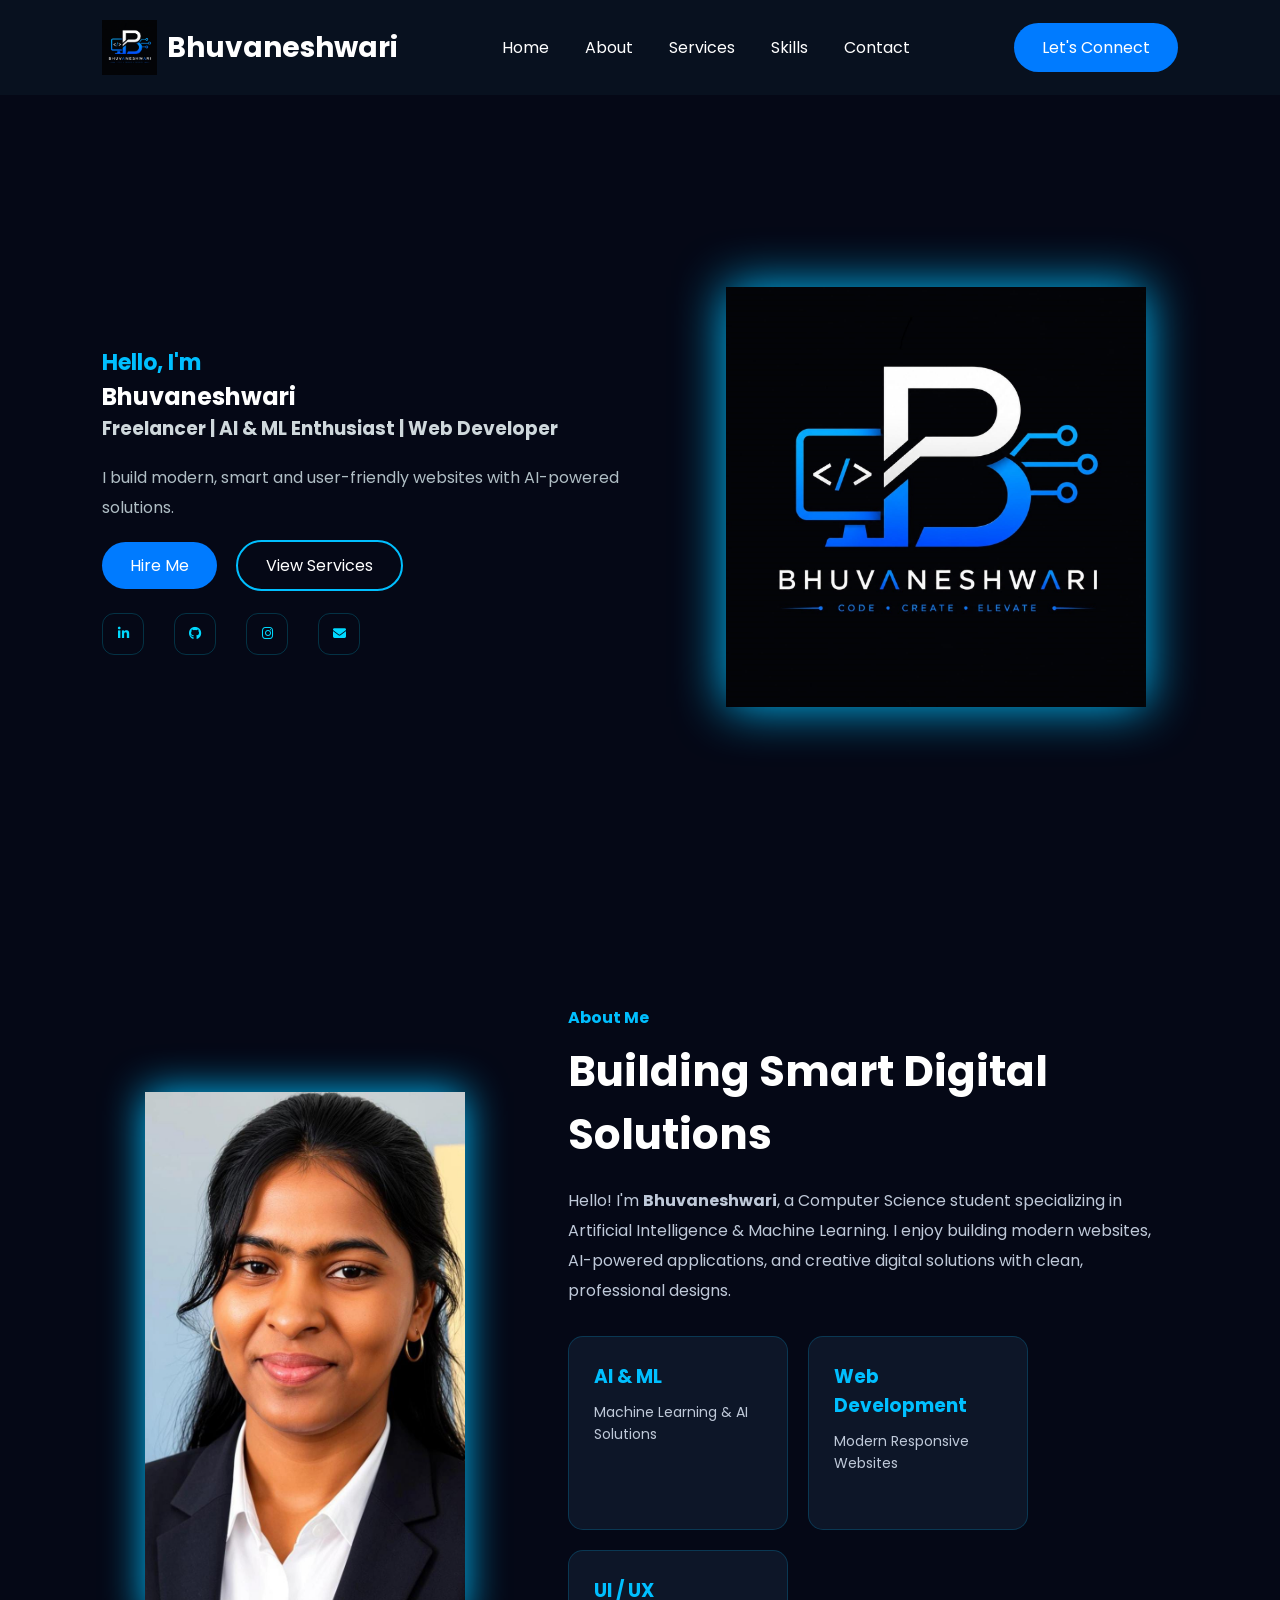
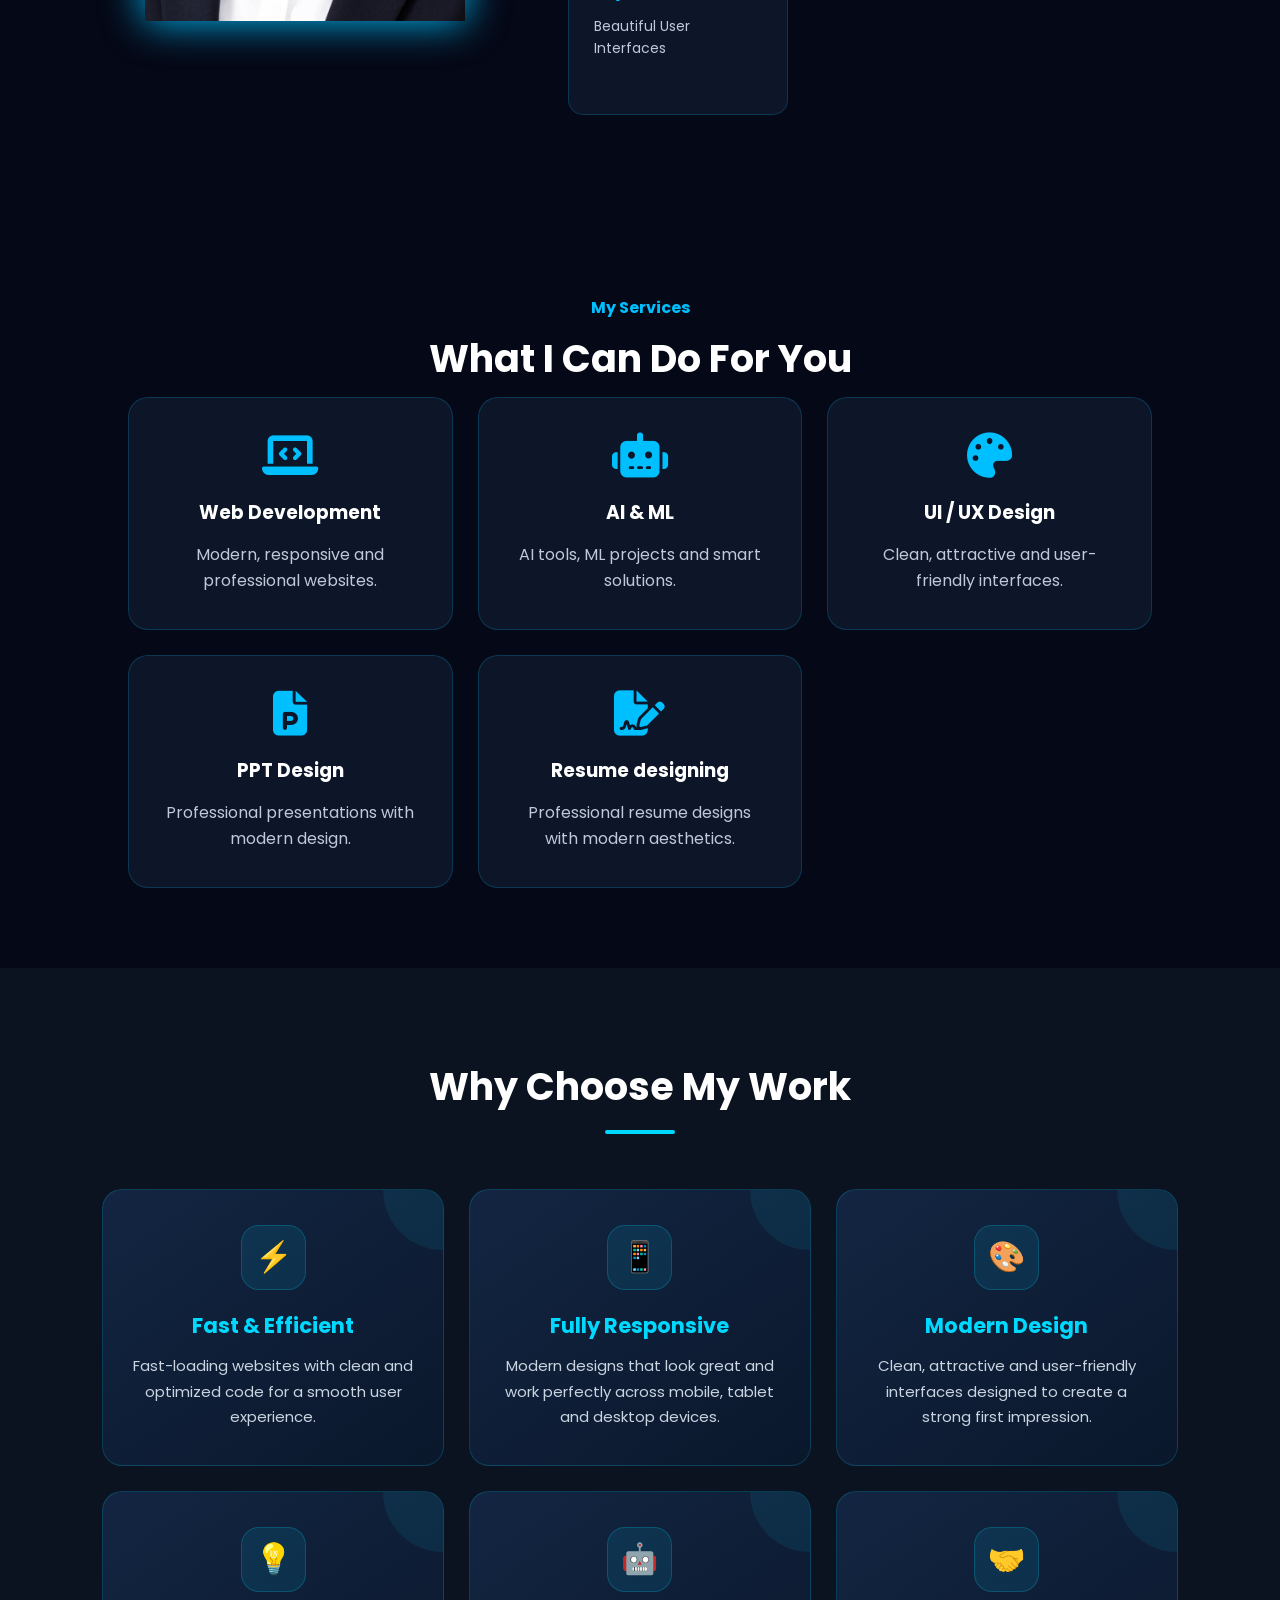
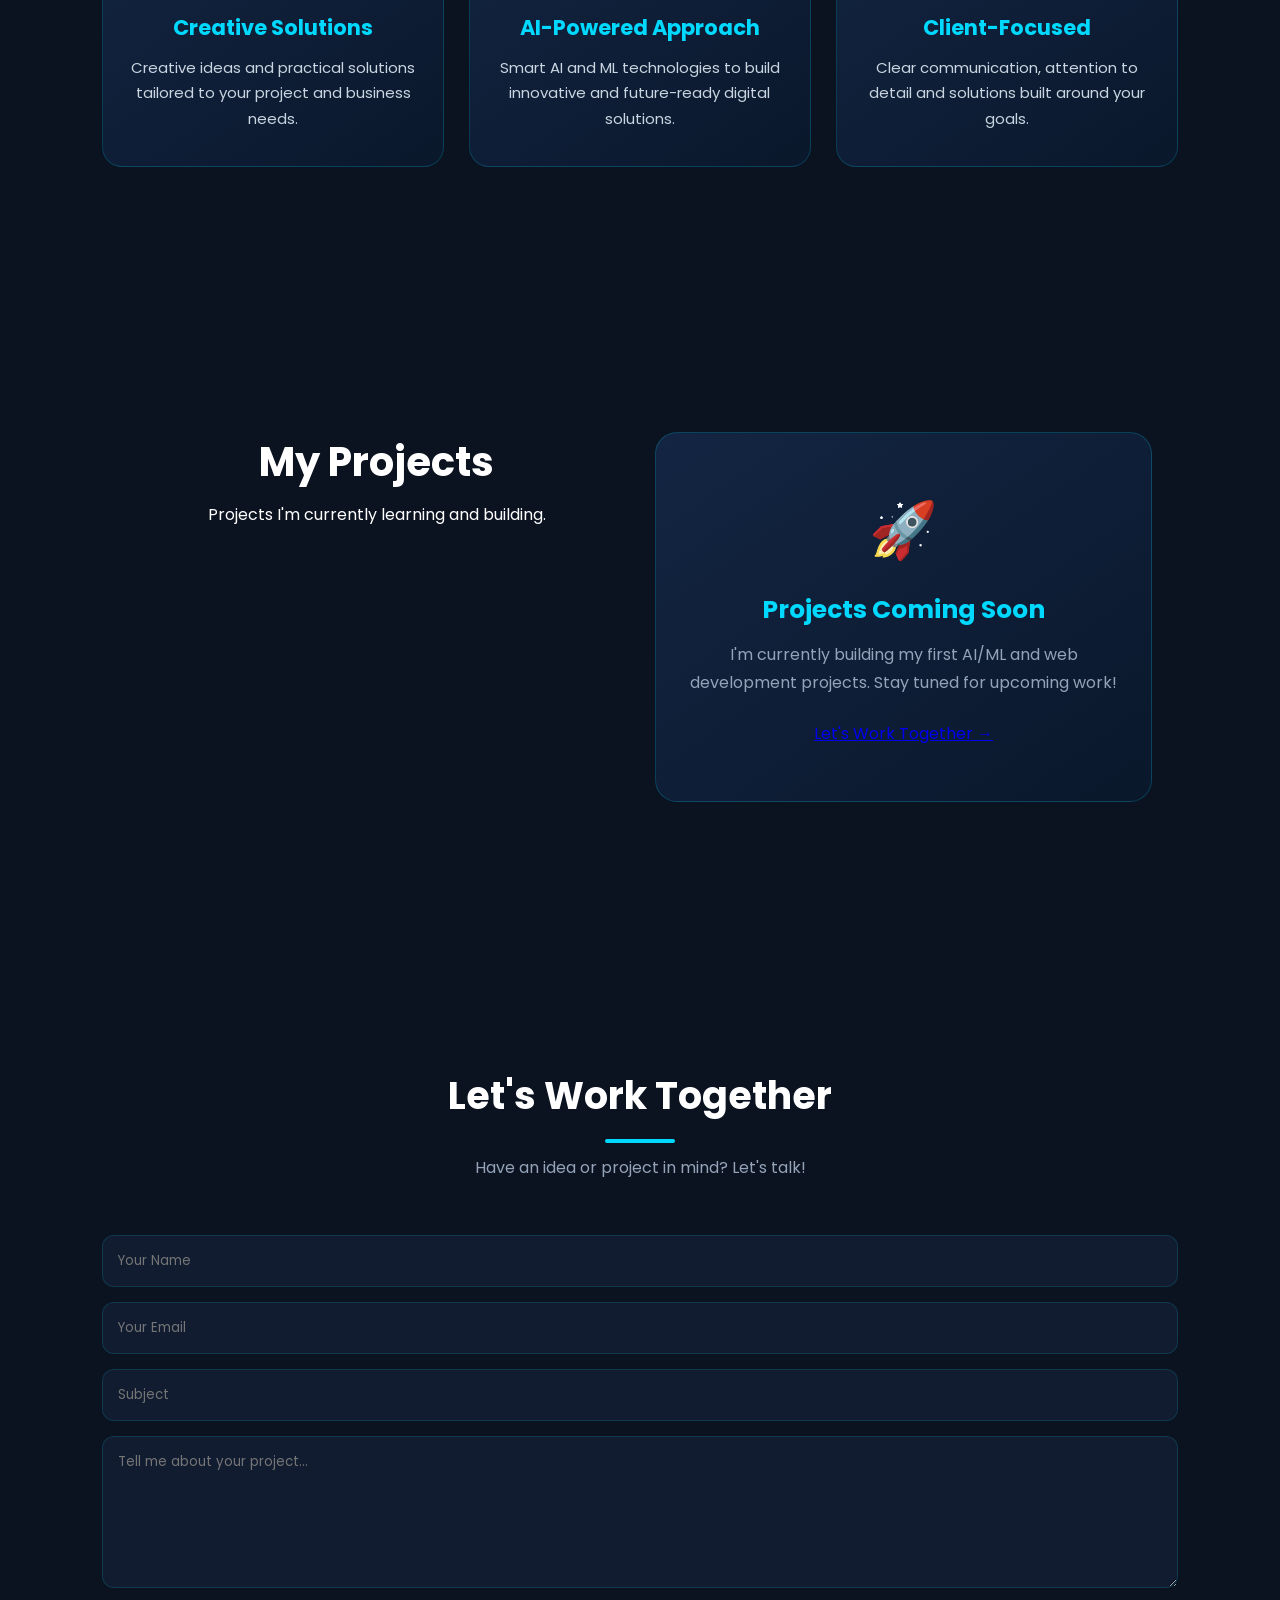
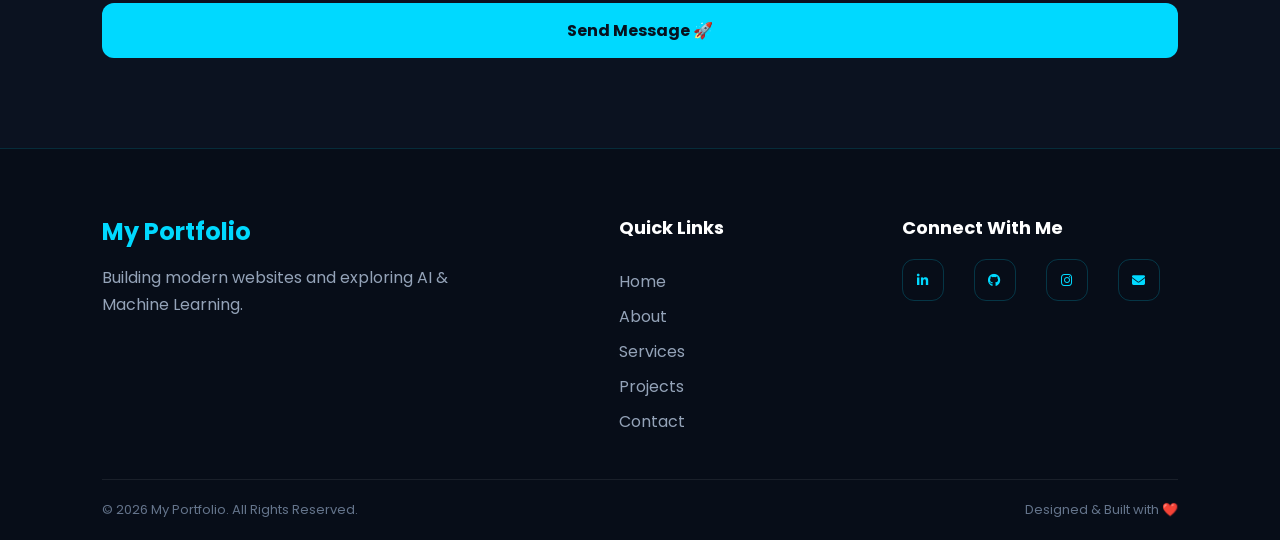
<file: index.html>
<!DOCTYPE html>
<html lang="en">
<head>
    <meta charset="UTF-8">
    <meta name="viewport" content="width=device-width, initial-scale=1.0">
    <title>Bhuvaneshwari | Portfolio</title>

    <!-- CSS -->
    <link rel="stylesheet" href="style.css">

    <!-- Google Font -->
    <link href="https://fonts.googleapis.com/css2?family=Poppins:wght@300;400;500;600;700&display=swap" rel="stylesheet">

    <!-- Icons -->
    <link rel="stylesheet" href="https://cdnjs.cloudflare.com/ajax/libs/font-awesome/6.6.0/css/all.min.css">
</head>

<body>

    <!-- Header -->
    <header>
        <nav class="navbar">

            <div class="logo">
                <img src="WhatsApp Image 2026-08-02 at 8.41.59 PM (1).jpeg" alt="Logo">
                <h2>Bhuvaneshwari</h2>
            </div>

            <ul class="nav-links">
                <li><a href="#home">Home</a></li>
                <li><a href="#about">About</a></li>
                <li><a href="#services">Services</a></li>
                <li><a href="#skills">Skills</a></li>
                <li><a href="#contact">Contact</a></li>
            </ul>

            <a href="#Contact" class="btn">Let's Connect</a>

        </nav>
    </header>

    <!-- Hero Section -->
    <section class="hero">

        <div class="hero-text">

            <h4>Hello, I'm</h4>

            <h2>Bhuvaneshwari</h2>

            <h3>Freelancer | AI & ML Enthusiast | Web Developer</h3>

            <p>
                I build modern, smart and user-friendly websites
                with AI-powered solutions.
            </p>

            <div class="buttons">
                <a href="#" class="btn">Hire Me</a>
                <a href="#" class="btn-outline">View Services</a>
            </div>

            <div class="social-icons">
                <a 
                  href="https://www.linkedin.com/in/bhuvaneshwari-m-84490b386"
                  target="_blank"
                  rel="noopener noreferrer"
                  aria-label="Linkedin">
                  <i class="fab fa-linkedin-in"></i>
                  </a>
                  <a
                    href="https://github.com/bhuvanamozhi7-maker"
                    target="_blank"
                    rel="noopener noreferrer"
                    aria-label="GitHub">
                    <i class="fab fa-github"></i>
                </a>
                
                <a 
                    href="instagram url"
                    target="_blank"
                    rel="noopener noreferrer"
                    aria-label="Instagram">
                    <i class="fab fa-instagram"></i>
                </a>

                <a
                    href="bhuvanamozhi7@gmail.com"
                    target="_blank"
                    rel="noopener noreferrer"
                    aria-label="Email">
                    <i class="fas fa-envelope"></i>
                </a>
            </div>

        </div>

        <div class="hero-image">
            <img src="WhatsApp Image 2026-08-02 at 8.41.59 PM (1).jpeg" alt="Logo">
        </div>

    </section>
    <!-- About Section -->

<section class="about" id="about">

    <div class="about-left">
        <img src="WhatsApp Image 2026-08-08 at 7.50.29 AM.jpeg">
    </div>

    <div class="about-right">

        <h4>About Me</h4>

        <h2>Building Smart Digital Solutions</h2>

        <p>
            Hello! I'm <b>Bhuvaneshwari</b>, a Computer Science student
            specializing in Artificial Intelligence & Machine Learning.
            I enjoy building modern websites, AI-powered applications,
            and creative digital solutions with clean, professional designs.
        </p>

        <div class="about-cards">

            <div class="card">
                <h3>AI & ML</h3>
                <p>Machine Learning & AI Solutions</p>
            </div>

            <div class="card">
                <h3>Web Development</h3>
                <p>Modern Responsive Websites</p>
            </div>

            <div class="card">
                <h3>UI / UX</h3>
                <p>Beautiful User Interfaces</p>
            </div>

        </div>

    </div>

</section>
<!-- Services Section -->

<section class="services" id="services">

    <h4>My Services</h4>
    <h2>What I Can Do For You</h2>

    <div class="service-container">

        <div class="service-box">
            <i class="fas fa-laptop-code"></i>
            <h3>Web Development</h3>
            <p>Modern, responsive and professional websites.</p>
        </div>

        <div class="service-box">
            <i class="fas fa-robot"></i>
            <h3>AI & ML</h3>
            <p>AI tools, ML projects and smart solutions.</p>
        </div>

        <div class="service-box">
            <i class="fas fa-palette"></i>
            <h3>UI / UX Design</h3>
            <p>Clean, attractive and user-friendly interfaces.</p>
        </div>

        <div class="service-box">
            <i class="fas fa-file-powerpoint"></i>
            <h3>PPT Design</h3>
            <p>Professional presentations with modern design.</p>
        </div>

        <div class="service-box">
            <i class="fas fa-file-signature"></i>
            <h3>Resume designing</h3>
            <p>Professional resume designs with modern aesthetics.</p>
        </div>

    </div>

</section> 

<section class="why-us" id="why">
    <h2>Why Choose My Work</h2>

    <div class="why-us-container">

        <div class="why-us-card">
            <div class="icon">⚡</div>
            <h3>Fast & Efficient</h3>
            <p>
                Fast-loading websites with clean and optimized code
                for a smooth user experience.
            </p>
        </div>

        <div class="why-us-card">
            <div class="icon">📱</div>
            <h3>Fully Responsive</h3>
            <p>
                Modern designs that look great and work perfectly
                across mobile, tablet and desktop devices.
            </p>
        </div>

        <div class="why-us-card">
            <div class="icon">🎨</div>
            <h3>Modern Design</h3>
            <p>
                Clean, attractive and user-friendly interfaces
                designed to create a strong first impression.
            </p>
        </div>

        <div class="why-us-card">
            <div class="icon">💡</div>
            <h3>Creative Solutions</h3>
            <p>
                Creative ideas and practical solutions tailored
                to your project and business needs.
            </p>
        </div>

        <div class="why-us-card">
            <div class="icon">🤖</div>
            <h3>AI-Powered Approach</h3>
            <p>
                Smart AI and ML technologies to build innovative
                and future-ready digital solutions.
            </p>
        </div>

        <div class="why-us-card">
            <div class="icon">🤝</div>
            <h3>Client-Focused</h3>
            <p>
                Clear communication, attention to detail and
                solutions built around your goals.
            </p>
        </div>

    </div>
</section>
<section class="portfolio" id="portfolio">

    <div class="portfolio-container">

        <div class="portfolio-title">
            <h2>My Projects</h2>
            <p>Projects I'm currently learning and building.</p>
        </div>

        <div class="project-empty">
            <div class="project-empty-icon">🚀</div>

            <h3>Projects Coming Soon</h3>

            <p>
                I'm currently building my first AI/ML and web development
                projects. Stay tuned for upcoming work!
            </p>

            <a href="#contact" class="project-btn">
                Let's Work Together →
            </a>
        </div>

    </div>

</section>
<section class="contact" id="contact">

    <div class="contact-title">
        <h2>Let's Work Together</h2>
        <p>Have an idea or project in mind? Let's talk!</p>
    </div>

    <div class="contact-container">

        <div class="contact-info">
            </div>


        </div>


        <form class="contact-form"
            action=https://formsubmit.co/UN_bhuvanamozhi7@gmail.com
            method="POST">

            <input type="hidden"name="_subject"value="New portfolio contact">
            <input type="hidden"name="_captcha"value="false">
            <input type="hidden"name="_next"value="success.html">

            <input type="text" placeholder="Your Name" required>

            <input type="email" placeholder="Your Email" required>

            <input type="text" placeholder="Subject" required>

            <textarea rows="6"
                placeholder="Tell me about your project..."
                required></textarea>

            <button type="submit">
                Send Message 🚀
            </button>

        </form>

    </div>

</section>
<script src="script.js"></script>
<footer class="footer">

    <div class="footer-container">

        <div class="footer-brand">
            <h2>My Portfolio</h2>
            <p>
                Building modern websites and exploring
                AI & Machine Learning.
            </p>
        </div>

        <div class="footer-links">
            <h3>Quick Links</h3>

            <a href="#home">Home</a>
            <a href="#about">About</a>
            <a href="#services">Services</a>
            <a href="#portfolio">Projects</a>
            <a href="#contact">Contact</a>
        </div>

        <div class="footer-social">
            <h3>Connect With Me</h3>

            <div class="social-icons"><!DOCTYPE html>
<html lang="en">
<head>
    <meta charset="UTF-8">
    <meta name="viewport" content="width=device-width, initial-scale=1.0">

    <title>Message Sent</title>
                <a 
                  href="https://www.linkedin.com/in/bhuvaneshwari-m-84490b386"
                  target="_blank"
                  rel="noopener noreferrer"
                  aria-label="Linkedin">
                  <i class="fab fa-linkedin-in"></i>
                  </a>
                <a
                    href="https://github.com/bhuvanamozhi7-maker"
                    target="_blank"
                    rel="noopener noreferrer"
                    aria-label="GitHub">
                    <i class="fab fa-github"></i>
                </a>
                <a 
                    href="instagram url"
                    target="_blank"
                    rel="noopener noreferrer"
                    aria-label="Instagram">
                    <i class="fab fa-instagram"></i>
                </a>
                
                <a
                    href="bhuvanamozhi7@gmail.com"
                    target="_blank"
                    rel="noopener noreferrer"
                    aria-label="Email">
                    <i class="fas fa-envelope"></i>
                </a>

            </div>
        </div>

    </div>

    <div class="footer-bottom">
        <p>© 2026 My Portfolio. All Rights Reserved.</p>
        <p>Designed & Built with ❤️</p>
    </div>

</footer>


</body>
</html>
</file>
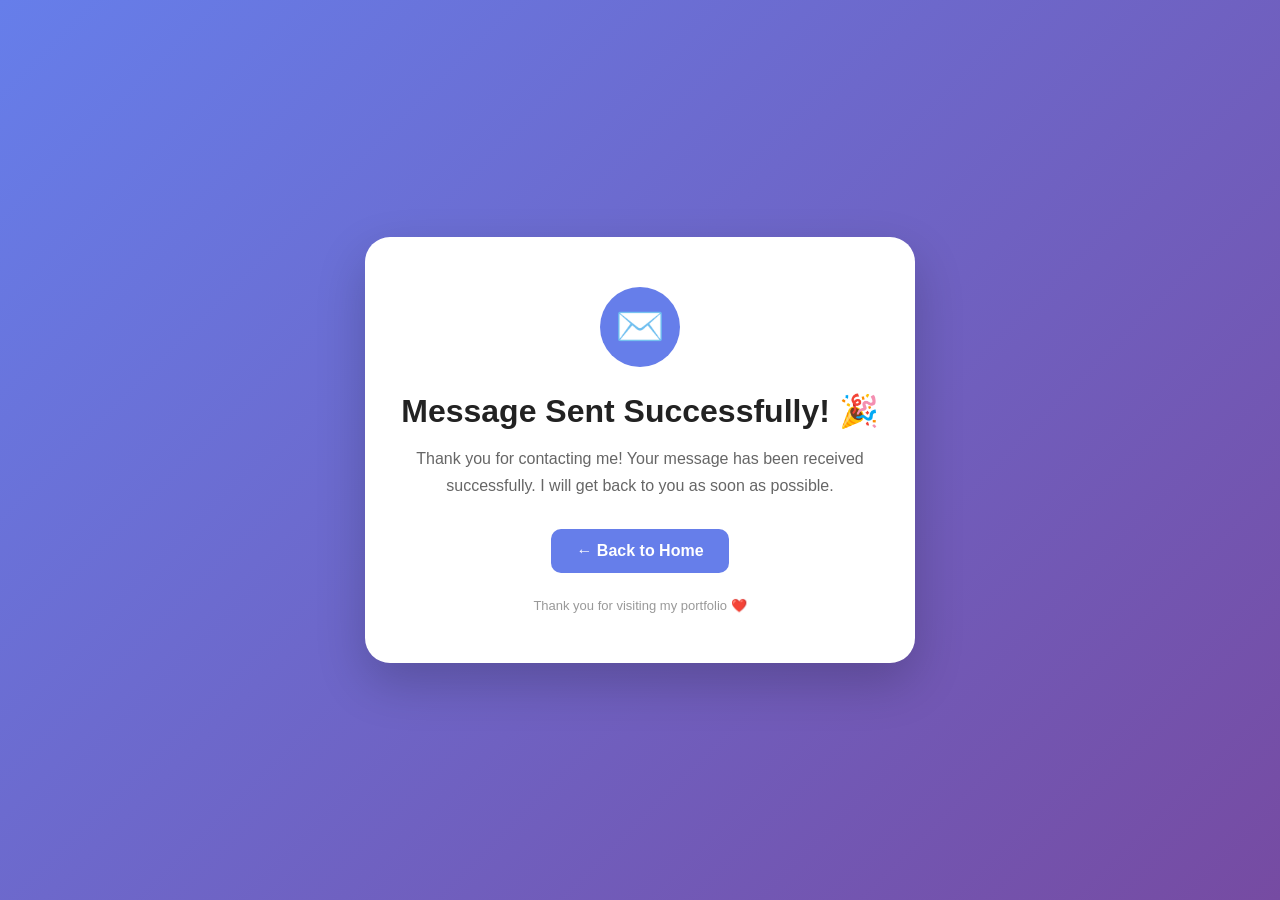
<file: success.html>
<!DOCTYPE html>
<html lang="en">
<head>
    <meta charset="UTF-8">
    <meta name="viewport" content="width=device-width, initial-scale=1.0">

    <title>Message Sent</title>

    <style>
        * {
            margin: 0;
            padding: 0;
            box-sizing: border-box;
            font-family: Arial, sans-serif;
        }

        body {
            min-height: 100vh;
            display: flex;
            justify-content: center;
            align-items: center;
            background: linear-gradient(135deg, #667eea, #764ba2);
            padding: 20px;
        }

        .card {
            width: 100%;
            max-width: 550px;
            background: white;
            padding: 50px 35px;
            border-radius: 25px;
            text-align: center;
            box-shadow: 0 20px 50px rgba(0, 0, 0, 0.2);
        }

        .icon {
            width: 80px;
            height: 80px;
            margin: 0 auto 25px;
            border-radius: 50%;
            background: #667eea;
            display: flex;
            align-items: center;
            justify-content: center;
            font-size: 40px;
        }

        h1 {
            font-size: 32px;
            margin-bottom: 15px;
            color: #222;
        }

        p {
            font-size: 16px;
            line-height: 1.7;
            color: #666;
            margin-bottom: 30px;
        }

        .home-btn {
            display: inline-block;
            padding: 13px 25px;
            background: #667eea;
            color: white;
            text-decoration: none;
            border-radius: 10px;
            font-weight: 600;
            transition: 0.3s;
        }

        .home-btn:hover {
            transform: translateY(-3px);
            background: #5568d9;
        }

        .footer {
            margin-top: 25px;
            font-size: 13px;
            color: #999;
        }

        @media (max-width: 500px) {
            .card {
                padding: 40px 25px;
            }

            h1 {
                font-size: 26px;
            }
        }
    </style>
</head>

<body>

    <div class="card">

        <div class="icon">
            ✉️
        </div>

        <h1>Message Sent Successfully! 🎉</h1>

        <p>
            Thank you for contacting me!
            Your message has been received successfully.
            I will get back to you as soon as possible.
        </p>

        <a href="index.html" class="home-btn">
            ← Back to Home
        </a>

        <div class="footer">
            Thank you for visiting my portfolio ❤️
        </div>

    </div>

</body>
</html>
</file>
<file: style.css>
html{
    scroll-behavior:smooth;
}
section{
    scroll-margin-top:80px;
}
/* Google Font */
@import url('https://fonts.googleapis.com/css2?family=Poppins:wght@300;400;500;600;700&display=swap');

*{
    margin:0;
    padding:0;
    box-sizing:border-box;
    font-family:'Poppins',sans-serif;
}

body{
    background:#050816;
    color:#fff;
}

/* Navbar */

.navbar{
    display:flex;
    justify-content:space-between;
    align-items:center;
    padding:20px 8%;
    background:#08111f;
    position:sticky;
    top:0;
}

.logo{
    display:flex;
    align-items:center;
}

.logo img{
    width:55px;
    margin-right:10px;
}

.logo h2{
    color:#fff;
    font-size:28px;
}

.nav-links{
    display:flex;
    list-style:none;
}

.nav-links li{
    margin:0 18px;
}

.nav-links a{
    text-decoration:none;
    color:white;
    transition:.3s;
}

.nav-links a:hover{
    color:#00bfff;
}

/* Buttons */

.btn{
    background:#007BFF;
    color:white;
    padding:12px 28px;
    border-radius:30px;
    text-decoration:none;
    transition:.3s;
}

.btn:hover{
    background:#00bfff;
    box-shadow:0 0 20px #00bfff;
}

.btn-outline{
    border:2px solid #00bfff;
    padding:12px 28px;
    border-radius:30px;
    color:white;
    text-decoration:none;
    margin-left:15px;
    transition:.3s;
}

.btn-outline:hover{
    background:#00bfff;
}

/* Hero */

.hero{
    display:flex;
    justify-content:space-between;
    align-items:center;
    padding:80px 8%;
    min-height:90vh;
}

.hero-text{
    width:50%;
}

.hero-text h4{
    color:#00bfff;
    font-size:22px;
}

.hero-text h1{
    font-size:65px;
    margin:15px 0;
}

.hero-text h3{
    color:#cfd8dc;
    margin-bottom:20px;
}

.hero-text p{
    color:#b0bec5;
    line-height:30px;
    margin-bottom:30px;
}

.buttons{
    margin-bottom:35px;
}

.social-icons a{
    color:white;
    font-size:24px;
    margin-right:18px;
    transition:.3s;
}

.social-icons a:hover{
    color:#00bfff;
}

.hero-image{
    width:45%;
    text-align:center;
}

.hero-image img{
    width:420px;
    filter:drop-shadow(0 0 25px #00bfff);
    animation:float 3s ease-in-out infinite;
}

/* Animation */

@keyframes float{

0%{
transform:translateY(0);
}

50%{
transform:translateY(-15px);
}

100%{
transform:translateY(0);
}

}

/* Mobile */

@media(max-width:900px){

.hero{
flex-direction:column;
text-align:center;
}

.hero-text,
.hero-image{
width:100%;
}

.hero-image img{
width:280px;
margin-top:40px;
}

.nav-links{
display:none;
}

}/* About Section */

.about{
display:flex;
justify-content:space-between;
align-items:center;
padding:100px 8%;
gap:60px;
}

.about-left{
width:40%;
text-align:center;
}

.about-left img{
width:320px;
filter:drop-shadow(0 0 20px #00bfff);
}

.about-right{
width:60%;
}

.about-right h4{
color:#00bfff;
margin-bottom:10px;
}

.about-right h2{
font-size:42px;
margin-bottom:20px;
}

.about-right p{
color:#bfc9d9;
line-height:30px;
margin-bottom:30px;
}

.about-cards{
display:flex;
gap:20px;
flex-wrap:wrap;
}

.card{
background:#0d1628;
padding:25px;
border-radius:15px;
width:220px;
transition:.3s;
border:1px solid rgba(0,191,255,.2);
}

.card:hover{
transform:translateY(-8px);
box-shadow:0 0 20px rgba(0,191,255,.4);
}

.card h3{
color:#00bfff;
margin-bottom:10px;
}

.card p{
font-size:14px;
line-height:22px;
}

@media(max-width:900px){

.about{
flex-direction:column;
text-align:center;
}

.about-left,
.about-right{
width:100%;
}

.about-left img{
width:220px;
}

}
/* Services */

.services{
    padding:100px 8%;
    text-align:center;
}

.services h4{
    color:#00bfff;
    margin-bottom:10px;
}

.services h2{
    font-size:42px;
    margin-bottom:50px;
}

.service-container{
    display:grid;
    grid-template-columns:repeat(auto-fit,minmax(250px,1fr));
    gap:25px;
}

.service-box{
    background:#0d1628;
    padding:35px;
    border-radius:20px;
    transition:.3s;
    border:1px solid rgba(0,191,255,.2);
}

.service-box:hover{
    transform:translateY(-10px);
    box-shadow:0 0 25px rgba(0,191,255,.5);
}

.service-box i{
    font-size:45px;
    color:#00bfff;
    margin-bottom:20px;
}

.service-box h3{
    margin-bottom:15px;
}

.service-box p{
    color:#bfc9d9;
    line-height:26px;
}

.services{
    padding:80px 10%;
    text-align:center;
}

.services h2{
    font-size:38px;
    margin-bottom:10px;
}

.subtitle{
    color:#777;
    margin-bottom:40px;
}

.service-container{
    display:grid;
    grid-template-columns:repeat(auto-fit,minmax(250px,1fr));
    gap:25px;
}

.service-card{
    background:#fff;
    padding:30px;
    border-radius:18px;
    box-shadow:0 8px 20px rgba(0,0,0,0.1);
    transition:0.3s;
}

.service-card:hover{
    transform:translateY(-10px);
    box-shadow:0 15px 30px rgba(0,0,0,0.15);
}

.service-card h3{
    margin-bottom:15px;
}

.why-card{
    background:#fff;
    padding:30px;
    border-radius:20px;
    box-shadow:0 10px 25px rgba(0,0,0,0.1);
    transition:all .4s ease;
    opacity:0;
    transform:translateY(50px);
}

.why-card:hover{
    transform:translateY(-15px) scale(1.03);
    box-shadow:0 20px 40px rgba(0,0,0,0.2);
}

.why-card span{
    display:inline-block;
    font-size:45px;
    transition:0.4s;
}

.why-card:hover span{
    transform:rotate(10deg) scale(1.2);
}

.why-card.show{
    opacity:1;
    transform:translateY(0);
}

.portfolio{
    padding:90px 10%;
    background:#ffffff;
    text-align:center;
}

.portfolio h2{
    font-size:40px;
    margin-bottom:10px;
}

.portfolio-subtitle{
    color:#666;
    margin-bottom:50px;
}

.portfolio-container{
    display:grid;
    grid-template-columns:repeat(auto-fit,minmax(300px,1fr));
    gap:30px;
}

.portfolio-card{
    overflow:hidden;
    border-radius:20px;
    box-shadow:0 10px 30px rgba(0,0,0,.12);
    transition:.4s;
    background:#fff;
}

.portfolio-card img{
    width:100%;
    height:220px;
    object-fit:cover;
    transition:.5s;
}

.portfolio-card:hover img{
    transform:scale(1.1);
}

.portfolio-card:hover{
    transform:translateY(-10px);
}

.portfolio-content{
    padding:20px;
}
/* =========================
   WHY CHOOSE MY WORK
========================= */

.why-us {
    padding: 80px 8%;
    background: #0b1220;
    color: #fff;
}

.why-us h2 {
    text-align: center;
    font-size: 36px;
    margin-bottom: 50px;
    color: #ffffff;
}

.why-us-container {
    max-width: 1100px;
    margin: auto;
    display: grid;
    grid-template-columns: repeat(3, 1fr);
    gap: 25px;
}

.why-us-card {
    padding: 30px 25px;
    background: rgba(20, 35, 60, 0.8);
    border: 1px solid rgba(0, 200, 255, 0.2);
    border-radius: 20px;
    text-align: center;
    transition: 0.3s ease;
}

.why-us-card:hover {
    transform: translateY(-8px);
    border-color: #00d9ff;
    box-shadow: 0 10px 30px rgba(0, 217, 255, 0.2);
}

.why-us-card .icon {
    font-size: 42px;
    margin-bottom: 15px;
}

.why-us-card h3 {
    font-size: 21px;
    margin-bottom: 12px;
    color: #00d9ff;
}

.why-us-card p {
    font-size: 15px;
    line-height: 1.6;
    color: #cbd5e1;
}

/* Mobile Responsive */

@media (max-width: 768px) {

    .why-us {
        padding: 60px 5%;
    }

    .why-us h2 {
        font-size: 28px;
    }

    .why-us-container {
        grid-template-columns: 1fr;
    }

    .why-us-card {
        padding: 25px 20px;
    }
}
/* =========================
   WHY CHOOSE MY WORK
========================= */

.why-us {
    padding: 90px 8%;
    background: #0b1220;
    color: white;
}

.why-us h2 {
    text-align: center;
    font-size: 38px;
    margin-bottom: 55px;
    position: relative;
}

.why-us h2::after {
    content: "";
    display: block;
    width: 70px;
    height: 4px;
    background: #00d9ff;
    margin: 15px auto 0;
    border-radius: 10px;
}

.why-us-container {
    max-width: 1100px;
    margin: auto;
    display: grid;
    grid-template-columns: repeat(3, 1fr);
    gap: 25px;
}

.why-us-card {
    position: relative;
    padding: 35px 25px;
    text-align: center;

    background: linear-gradient(
        145deg,
        rgba(20, 40, 70, 0.9),
        rgba(10, 25, 45, 0.9)
    );

    border: 1px solid rgba(0, 217, 255, 0.18);
    border-radius: 20px;

    overflow: hidden;

    transition:
        transform 0.4s ease,
        box-shadow 0.4s ease,
        border-color 0.4s ease;
}

/* Glow effect */

.why-us-card::before {
    content: "";
    position: absolute;
    width: 120px;
    height: 120px;

    background: #00d9ff;
    opacity: 0.08;

    border-radius: 50%;

    top: -60px;
    right: -60px;

    transition: 0.4s ease;
}

.why-us-card:hover::before {
    transform: scale(2);
    opacity: 0.12;
}

/* Hover */

.why-us-card:hover {
    transform: translateY(-12px);

    border-color: #00d9ff;

    box-shadow:
        0 15px 35px rgba(0, 217, 255, 0.15),
        0 0 20px rgba(0, 217, 255, 0.08);
}

/* Icon */

.why-us-card .icon {
    width: 65px;
    height: 65px;

    margin: 0 auto 20px;

    display: flex;
    align-items: center;
    justify-content: center;

    font-size: 30px;

    background: rgba(0, 217, 255, 0.1);

    border: 1px solid rgba(0, 217, 255, 0.2);

    border-radius: 18px;

    transition: 0.4s ease;
}

.why-us-card:hover .icon {
    transform: rotate(8deg) scale(1.1);
    background: rgba(0, 217, 255, 0.18);
}

/* Heading */

.why-us-card h3 {
    font-size: 21px;
    margin-bottom: 12px;
    color: #00d9ff;
}

/* Description */

.why-us-card p {
    color: #cbd5e1;
    font-size: 15px;
    line-height: 1.7;
    margin: 0;
}


/* =========================
   MOBILE
========================= */

@media (max-width: 900px) {

    .why-us-container {
        grid-template-columns: repeat(2, 1fr);
    }
}

@media (max-width: 600px) {

    .why-us {
        padding: 65px 5%;
    }

    .why-us h2 {
        font-size: 30px;
    }

    .why-us-container {
        grid-template-columns: 1fr;
    }

    .why-us-card {
        padding: 30px 20px;
    }
}
.project-empty {
    max-width: 650px;
    margin: auto;
    padding: 55px 30px;
    text-align: center;

    background: linear-gradient(
        145deg,
        rgba(20, 40, 70, 0.9),
        rgba(10, 25, 45, 0.9)
    );

    border: 1px solid rgba(0, 217, 255, 0.2);
    border-radius: 22px;

    transition: 0.4s ease;
}

.project-empty:hover {
    transform: translateY(-8px);
    border-color: #00d9ff;
    box-shadow: 0 15px 35px rgba(0, 217, 255, 0.15);
}

.project-empty-icon {
    font-size: 55px;
    margin-bottom: 20px;
}

.project-empty h3 {
    color: #00d9ff;
    font-size: 25px;
    margin-bottom: 12px;
}

.project-empty p {
    color: #94a3b8;
    line-height: 1.7;
    margin-bottom: 25px;
}
/* =========================
   CONTACT
========================= */

.contact {
    padding: 90px 8%;
    background: #0b1220;
    color: white;
}

.contact-title {
    text-align: center;
    margin-bottom: 55px;
}

.contact-title h2 {
    font-size: 38px;
    margin-bottom: 12px;
}

.contact-title h2::after {
    content: "";
    display: block;
    width: 70px;
    height: 4px;
    background: #00d9ff;
    margin: 15px auto 0;
    border-radius: 10px;
}

.contact-title p {
    color: #94a3b8;
}

.contact-container {
    max-width: 1100px;
    margin: auto;

    display: grid;
    grid-template-columns: 1fr 1fr;
    gap: 40px;
}

.contact-info {
    display: flex;
    flex-direction: column;
    gap: 18px;
}

.contact-card {
    display: flex;
    align-items: center;
    gap: 18px;

    padding: 22px;

    background: #111c30;
    border: 1px solid rgba(0, 217, 255, 0.15);
    border-radius: 16px;

    transition: 0.3s ease;
}

.contact-card:hover {
    transform: translateX(8px);
    border-color: #00d9ff;
    box-shadow: 0 8px 25px rgba(0, 217, 255, 0.12);
}

.contact-icon {
    width: 52px;
    height: 52px;

    display: flex;
    align-items: center;
    justify-content: center;

    font-size: 25px;

    background: rgba(0, 217, 255, 0.1);
    border-radius: 14px;
}

.contact-card h3 {
    color: #00d9ff;
    margin-bottom: 5px;
}

.contact-card p {
    color: #94a3b8;
    margin: 0;
    font-size: 14px;
}


/* Form */

.contact-form {
    display: flex;
    flex-direction: column;
    gap: 15px;
}

.contact-form input,
.contact-form textarea {
    width: 100%;
    padding: 15px;

    background: #111c30;
    color: white;

    border: 1px solid rgba(0, 217, 255, 0.15);
    border-radius: 12px;

    outline: none;
    font-family: inherit;

    transition: 0.3s ease;
}

.contact-form input:focus,
.contact-form textarea:focus {
    border-color: #00d9ff;
    box-shadow: 0 0 12px rgba(0, 217, 255, 0.1);
}

.contact-form button {
    padding: 15px;

    background: #00d9ff;
    color: #07111f;

    border: none;
    border-radius: 12px;

    font-size: 16px;
    font-weight: 700;

    cursor: pointer;
    transition: 0.3s ease;
}

.contact-form button:hover {
    transform: translateY(-3px);
    box-shadow: 0 10px 25px rgba(0, 217, 255, 0.25);
}


/* Mobile */

@media (max-width: 700px) {

    .contact {
        padding: 65px 5%;
    }

    .contact-title h2 {
        font-size: 30px;
    }

    .contact-container {
        grid-template-columns: 1fr;
    }
}
@media (max-width: 768px) {

    nav {
        display: flex;
        flex-wrap: wrap;
        justify-content: center;
        gap: 12px;
    }

    nav a {
        font-size: 14px;
        padding: 6px 8px;
    }

    section {
        overflow-x: hidden;
    }

    h1 {
        font-size: 38px;
    }

    h2 {
        font-size: 30px;
    }

    p {
        font-size: 15px;
    }

    .container {
        width: 100%;
        padding-left: 5%;
        padding-right: 5%;
    }
}
@media (max-width: 480px) {

    nav {
        gap: 8px;
    }

    nav a {
        font-size: 13px;
    }

    h1 {
        font-size: 32px;
    }

    h2 {
        font-size: 27px;
    }

    button,
    .btn {
        width: 100%;
    }
}
/* =========================
   FOOTER
========================= */

.footer {
    background: #070d18;
    color: white;
    padding: 65px 8% 20px;
    border-top: 1px solid rgba(0, 217, 255, 0.15);
}

.footer-container {
    max-width: 1100px;
    margin: auto;

    display: grid;
    grid-template-columns: 2fr 1fr 1fr;
    gap: 50px;
}

.footer-brand h2 {
    color: #00d9ff;
    margin-bottom: 15px;
}

.footer-brand p {
    max-width: 350px;
    color: #94a3b8;
    line-height: 1.7;
}

.footer h3 {
    font-size: 18px;
    margin-bottom: 18px;
    color: white;
}

.footer-links {
    display: flex;
    flex-direction: column;
    gap: 10px;
}

.footer-links a {
    color: #94a3b8;
    text-decoration: none;
    transition: 0.3s ease;
}

.footer-links a:hover {
    color: #00d9ff;
    transform: translateX(5px);
}

.social-icons {
    display: flex;
    gap: 12px;
}

.social-icons a {
    width: 42px;
    height: 42px;

    display: flex;
    align-items: center;
    justify-content: center;

    border: 1px solid rgba(0, 217, 255, 0.2);
    border-radius: 12px;

    color: #00d9ff;
    text-decoration: none;
    font-size: 13px;
    font-weight: bold;

    transition: 0.3s ease;
}

.social-icons a:hover {
    background: #00d9ff;
    color: #07111f;
    transform: translateY(-5px);
}

.footer-bottom {
    max-width: 1100px;
    margin: 45px auto 0;
    padding-top: 20px;

    border-top: 1px solid rgba(255, 255, 255, 0.08);

    display: flex;
    justify-content: space-between;
    gap: 20px;

    color: #64748b;
    font-size: 13px;
}
@media (max-width: 700px) {

    .footer {
        padding: 50px 6% 20px;
    }

    .footer-container {
        grid-template-columns: 1fr;
        gap: 35px;
        text-align: center;
    }

    .footer-brand p {
        margin: auto;
    }

    .footer-links {
        align-items: center;
    }

    .social-icons {
        justify-content: center;
    }

    .footer-bottom {
        flex-direction: column;
        text-align: center;
        margin-top: 35px;
    }
}
/* =========================
   GLOBAL POLISH
========================= */

* {
    box-sizing: border-box;
}

body {
    margin: 0;
    overflow-x: hidden;
}

a,
button {
    -webkit-tap-highlight-color: transparent;
}

::selection {
    background: #00d9ff;
    color: #07111f;
}

::-webkit-scrollbar {
    width: 8px;
}

::-webkit-scrollbar-track {
    background: #070d18;
}

::-webkit-scrollbar-thumb {
    background: #00d9ff;
    border-radius: 10px;
}

::-webkit-scrollbar-thumb:hover {
    background: #00b8d9;
}
/* =========================
   PROJECTS FINAL FIX
========================= */

.portfolio {
    min-height: 80vh;
    display: flex;
    align-items: center;
    background: #0b1220;
}

.portfolio-container {
    width: 100%;
}

.project-empty {
    max-width: 650px;
    width: 100%;
    margin: 0 auto;
    text-align: center;
}
</file>
